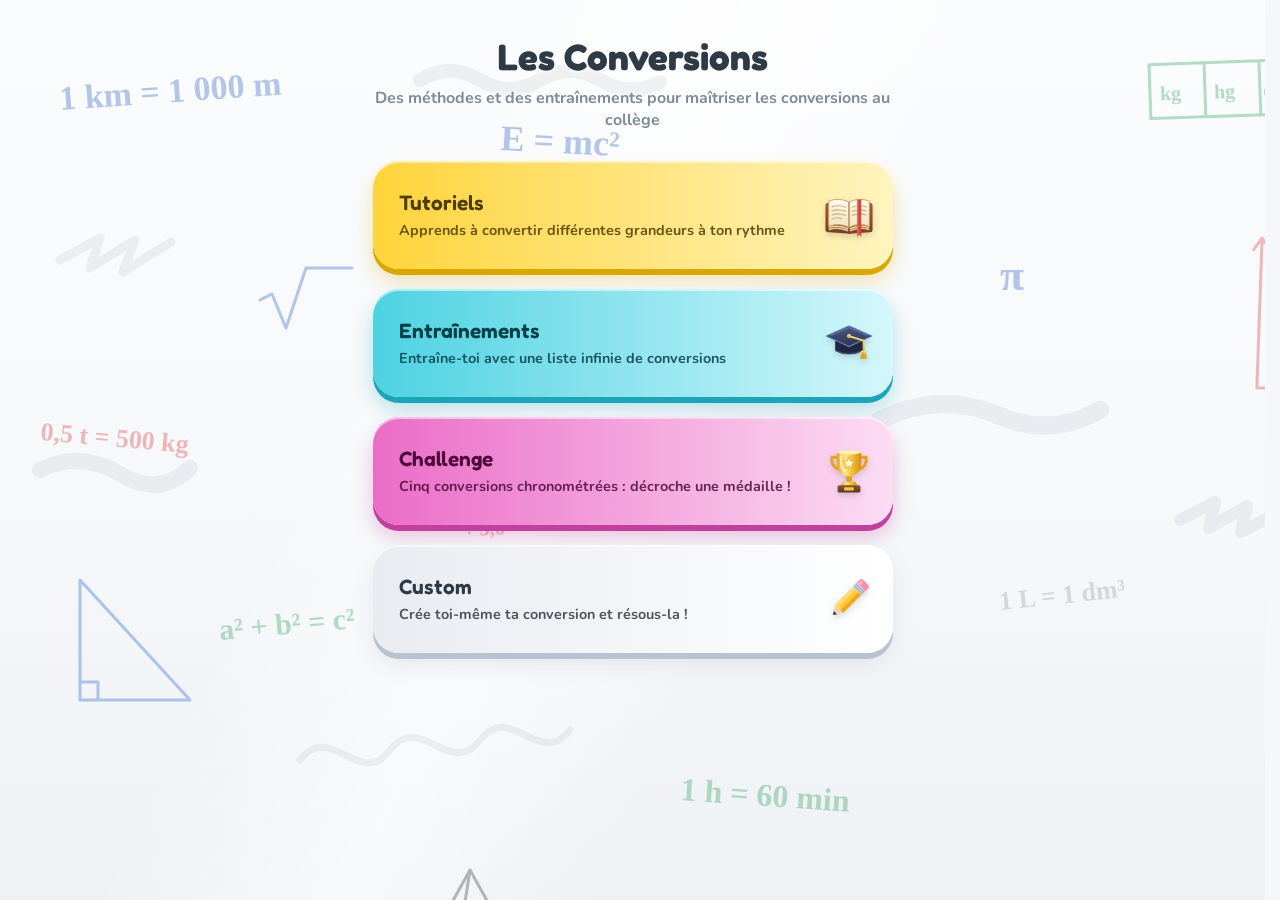
<file: index.html>
<!doctype html>
<html lang="fr">
<head>
<meta charset="UTF-8" />
<meta name="viewport" content="width=device-width, initial-scale=1.0" />
<title>Les Conversions</title>
<link rel="preconnect" href="https://fonts.googleapis.com" />
<link rel="preconnect" href="https://fonts.gstatic.com" crossorigin />
<link href="https://fonts.googleapis.com/css2?family=Fredoka:wght@500;600;700&family=Nunito:wght@600;700;800&family=Space+Mono:wght@400;700&display=swap" rel="stylesheet" />
<link rel="stylesheet" href="style.css" />
</head>
<body>

  <div class="bg-science" aria-hidden="true"></div>

  <main id="app">

    <section id="screen-home" class="screen active">
      <div class="home-inner">
        <h1>Les Conversions</h1>
        <p class="subtitle">Des méthodes et des entraînements pour maîtriser les conversions au collège</p>

        <div class="menu-list">
          <button class="diff-card diff-card--icon btn-tutoriels" data-nav="tutoMenu" type="button">
            <span class="diff-name">Tutoriels</span>
            <span class="diff-desc">Apprends à convertir différentes grandeurs à ton rythme</span>
            <svg class="diff-ico" viewBox="0 0 64 64" aria-hidden="true">
              <defs>
                <linearGradient id="ico-page" x1="0" y1="0" x2="0" y2="1"><stop offset="0" stop-color="#FFFBEF"/><stop offset="1" stop-color="#F3E3BE"/></linearGradient>
                <linearGradient id="ico-cover" x1="0" y1="0" x2="0" y2="1"><stop offset="0" stop-color="#A65A32"/><stop offset="1" stop-color="#7A3E1F"/></linearGradient>
              </defs>
              <!-- couverture en cuir -->
              <path d="M3 21q0-4 4-4l22 2q3 .6 6 0l22-2q4 0 4 4v29q0 3-3 3.3l-22 1.4q-3 1.2-6 0l-22-1.4Q3 53 3 50z" fill="url(#ico-cover)"/>
              <!-- tranches des pages -->
              <path d="M7 50q12-4 24 1.5M57 50q-12-4-24 1.5" fill="none" stroke="#E2CC9C" stroke-width="2"/>
              <path d="M7 47.5q12-4 24 1.5M57 47.5q-12-4-24 1.5" fill="none" stroke="#EAD8AE" stroke-width="2"/>
              <!-- pages ouvertes -->
              <path d="M7 15q12-5 25 1v31q-13-6-25-1z" fill="url(#ico-page)" stroke="#C9A86A" stroke-width="1.2" stroke-linejoin="round"/>
              <path d="M57 15q-12-5-25 1v31q13-6 25-1z" fill="url(#ico-page)" stroke="#C9A86A" stroke-width="1.2" stroke-linejoin="round"/>
              <!-- lignes d'écriture -->
              <path d="M11 22q8-3 17 .5M11 27q8-3 17 .5M11 32q8-3 17 .5M11 37q8-3 12-.5M36 22.5q8-3.5 17-.5M36 27.5q8-3.5 17-.5M36 32.5q8-3.5 17-.5" fill="none" stroke="#C7AE7E" stroke-width="1.4" stroke-linecap="round"/>
              <!-- pli central -->
              <path d="M32 16v31" stroke="#B89558" stroke-width="1.4"/>
              <!-- marque-page en ruban -->
              <path d="M42 13h5v46l-2.5-3-2.5 3z" fill="#D6453A"/>
              <path d="M42 13h1.6v43.2l-1.6 2z" fill="#F06A5E"/>
            </svg>
          </button>
          <button class="diff-card diff-card--icon btn-entrainements" data-nav="trainMenu" type="button">
            <span class="diff-name">Entraînements</span>
            <span class="diff-desc">Entraîne-toi avec une liste infinie de conversions</span>
            <svg class="diff-ico" viewBox="0 0 64 64" aria-hidden="true">
              <defs>
                <linearGradient id="ico-board" x1="0" y1="0" x2="0" y2="1"><stop offset="0" stop-color="#4A5A86"/><stop offset="1" stop-color="#2A3557"/></linearGradient>
                <linearGradient id="ico-gold" x1="0" y1="0" x2="0" y2="1"><stop offset="0" stop-color="#FFE38A"/><stop offset="1" stop-color="#E0A81E"/></linearGradient>
              </defs>
              <!-- calotte -->
              <path d="M15 29v12q17 9 34 0V29l-17 8z" fill="#1F2742"/>
              <path d="M15 41q17 9 34 0" fill="none" stroke="#3B4870" stroke-width="1.6"/>
              <!-- plateau -->
              <path d="M32 11l28 12.5L32 36 4 23.5z" fill="url(#ico-board)"/>
              <path d="M32 11l28 12.5L32 36 4 23.5z" fill="none" stroke="#5E70A3" stroke-width="1.2" stroke-linejoin="round"/>
              <path d="M10 22.5L32 13l22 9.5" fill="none" stroke="#7184B8" stroke-width="1.3" stroke-linecap="round" opacity=".7"/>
              <!-- pompon -->
              <path d="M32 23.5l18 5.5v13" fill="none" stroke="url(#ico-gold)" stroke-width="2.2" stroke-linecap="round" stroke-linejoin="round"/>
              <circle cx="32" cy="23.5" r="2.6" fill="url(#ico-gold)"/>
              <path d="M47 41.5h6l1.5 10h-9z" fill="url(#ico-gold)"/>
              <path d="M48 43.5v7.5M50 43.5v8M52 43.5v7.5" stroke="#C8901A" stroke-width="1"/>
            </svg>
          </button>
          <button class="diff-card diff-card--icon btn-challenge" data-nav="challenge" type="button">
            <span class="diff-name">Challenge</span>
            <span class="diff-desc">Cinq conversions chronométrées : décroche une médaille !</span>
            <svg class="diff-ico" viewBox="0 0 64 64" aria-hidden="true">
              <defs>
                <linearGradient id="ico-cup" x1="0" y1="0" x2="1" y2="0"><stop offset="0" stop-color="#E9A514"/><stop offset=".35" stop-color="#FFE48A"/><stop offset=".6" stop-color="#F7C437"/><stop offset="1" stop-color="#D48D0C"/></linearGradient>
                <linearGradient id="ico-wood" x1="0" y1="0" x2="0" y2="1"><stop offset="0" stop-color="#8A5530"/><stop offset="1" stop-color="#5E3519"/></linearGradient>
              </defs>
              <!-- anses -->
              <path d="M19 15h-8q-2 11 9 15M45 15h8q2 11-9 15" fill="none" stroke="#E2A41C" stroke-width="3.6" stroke-linecap="round"/>
              <!-- coupe -->
              <path d="M17 9h30v12q0 16-15 18Q17 37 17 21z" fill="url(#ico-cup)"/>
              <ellipse cx="32" cy="9" rx="15" ry="2.6" fill="#FFF0B8"/>
              <path d="M22 13v8q0 7 4 11" fill="none" stroke="#FFF7D6" stroke-width="2.4" stroke-linecap="round" opacity=".85"/>
              <!-- étoile -->
              <path d="M32 15l2.2 4.6 5 .6-3.7 3.4 1 5-4.5-2.5-4.5 2.5 1-5-3.7-3.4 5-.6z" fill="#FFF6CF" stroke="#D99A17" stroke-width=".8" stroke-linejoin="round"/>
              <!-- pied -->
              <path d="M28 38.5h8l-1 7h-6z" fill="#E0A51E"/>
              <path d="M24 45.5h16l2 4H22z" fill="url(#ico-cup)"/>
              <!-- socle -->
              <rect x="18" y="49.5" width="28" height="9" rx="2" fill="url(#ico-wood)"/>
              <rect x="26" y="52" width="12" height="4" rx="1" fill="#F2C445"/>
            </svg>
          </button>
          <button class="diff-card diff-card--icon btn-custom" data-diff="custom" type="button">
            <span class="diff-name">Custom</span>
            <span class="diff-desc">Crée toi-même ta conversion et résous-la !</span>
            <svg class="diff-ico" viewBox="0 0 64 64" aria-hidden="true">
              <g transform="rotate(-45 32 32)">
                <!-- bois taillé et mine -->
                <path d="M4 32l11-7v14z" fill="#F4D5A6"/>
                <path d="M4 32l4.4-2.8v5.6z" fill="#3A3F4A"/>
                <!-- corps à pans -->
                <rect x="15" y="25" width="31" height="14" fill="#FFC83D"/>
                <rect x="15" y="25" width="31" height="4.6" fill="#FFDB73"/>
                <rect x="15" y="34.4" width="31" height="4.6" fill="#EBA81B"/>
                <!-- virole -->
                <rect x="46" y="24.5" width="7" height="15" fill="#C9D2DC"/>
                <path d="M48 24.5v15M51 24.5v15" stroke="#9AA6B4" stroke-width="1.2"/>
                <!-- gomme -->
                <path d="M53 24.5h4.5q3.5 0 3.5 3.5v8q0 3.5-3.5 3.5H53z" fill="#F58FB0"/>
                <path d="M53 26h4q2.4 0 2.4 2.4v1.6H53z" fill="#FBB7CC"/>
              </g>
            </svg>
          </button>
        </div>
      </div>
    </section>

    <section id="screen-tuto-menu" class="screen">
      <div class="home-inner">
        <button class="btn-text home-back" data-back="home" type="button">&larr; Retour</button>
        <h1>Tutoriels</h1>
        <p class="subtitle">Apprends à convertir différentes grandeurs à ton rythme</p>

        <div id="tuto-menu-list" class="menu-list menu-list--braced">
          <button class="diff-card btn-tuto-classique" data-diff="tuto-classique" type="button">
            <span class="diff-name">Conversions classiques</span>
            <span class="diff-desc">Apprends à convertir les mètres, les grammes, les litres... avec un tableau de conversion</span>
          </button>
          <button class="diff-card btn-tuto-temps" data-diff="tuto-temps" type="button">
            <span class="diff-name">Conversions de temps</span>
            <span class="diff-desc">Apprends à convertir le temps : passer des heures aux secondes, et bien d'autres</span>
          </button>
          <button class="diff-card btn-tuto-vitesse" data-diff="tuto-vitesse" type="button">
            <span class="diff-name">Conversions de vitesse</span>
            <span class="diff-desc">La conversion la plus difficile : passer des m/s aux km/h</span>
          </button>
        </div>
      </div>
    </section>

    <section id="screen-train-menu" class="screen">
      <div class="home-inner">
        <button class="btn-text home-back" data-back="home" type="button">&larr; Retour</button>
        <h1>Entraînements</h1>
        <p class="subtitle">Entraîne-toi avec une liste infinie de conversions</p>

        <div id="train-menu-list" class="menu-list menu-list--braced menu-list--braced-2">
          <button class="diff-card btn-train-n1" data-diff="train-n1" type="button">
            <span class="diff-name">Entraînement simple</span>
            <span class="diff-desc">Masse, distance, volume : unités proches, nombres simples, avec indice</span>
          </button>
          <button class="diff-card btn-train-classique" data-diff="train-classique" type="button">
            <span class="diff-name">Entraînement classique</span>
            <span class="diff-desc">Masse, distance, volume, Ampère, Volt, avec décimales</span>
          </button>
          <button class="diff-card btn-train-tv" data-diff="train-tv" type="button">
            <span class="diff-name">Entraînement temps et vitesse</span>
            <span class="diff-desc">Conversions de temps et de vitesse mélangées</span>
          </button>
        </div>
      </div>
    </section>

    <section id="screen-challenge" class="screen">
      <div class="home-inner">
        <button class="btn-text home-back" data-back="home" type="button">&larr; Retour</button>
        <h1>Challenge</h1>
        <p class="subtitle">Réussis 5 conversions le plus vite possible. Passer une conversion te coûte 5 secondes !</p>

        <div class="menu-list">
          <button class="diff-card metal metal--silver" data-diff="eval4e" type="button">
            <span class="diff-name">Évaluation 4e</span>
            <span class="diff-desc">Cinq conversions classiques chronométrées</span>
            <span class="diff-best" hidden></span>
          </button>
          <button class="diff-card marble" data-diff="eval3e" type="button">
            <span class="diff-name">Évaluation 3e</span>
            <span class="diff-desc">Cinq conversions chronométrées parmi toutes les méthodes possibles</span>
            <span class="diff-best" hidden></span>
          </button>
          <!-- Duel : obsidienne bordée d'or, deux silhouettes séparées par un éclair -->
          <button id="btn-duel" class="diff-card diff-card--icon metal metal--obsidian" type="button">
            <span class="diff-name">Duel de conversions</span>
            <span class="diff-desc">Les mêmes conversions que ton adversaire, grâce à un code</span>
            <svg class="diff-ico duel-ico" viewBox="0 0 120 56" aria-hidden="true"><circle cx="24" cy="15" r="9" fill="currentColor"/><path d="M8 54v-8a16 16 0 0 1 32 0v8z" fill="currentColor"/><path d="M64 4L50 30h10l-6 22 18-30H61l7-18z" fill="#FFD84D" stroke="#B8860B" stroke-width="2" stroke-linejoin="round"/><circle cx="96" cy="15" r="9" fill="currentColor"/><path d="M80 54v-8a16 16 0 0 1 32 0v8z" fill="currentColor"/></svg>
          </button>
        </div>
      </div>
    </section>

    <section id="screen-mixed-ready" class="screen">
      <div class="exercise-topbar">
        <button id="btn-back-mixed-ready" class="btn-text" type="button">&larr; Retour</button>
      </div>
      <div class="exercise-card">
        <p class="exercise-label">La calculatrice peut être nécessaire dans ce mode</p>
        <div class="exercise-actions">
          <button id="btn-mixed-ready" class="btn-primary" type="button">Prêt</button>
        </div>
      </div>
    </section>

    <section id="screen-mixed" class="screen">
      <div class="exercise-topbar">
        <button id="btn-back-mixed" class="btn-text" type="button">&larr; Retour</button>
        <div id="mixed-eval-progress" class="chrono hidden">✓ <span id="mixed-eval-progress-value">0/5</span></div>
        <div id="mixed-chrono" class="chrono hidden">⏱ <span id="mixed-chrono-value">0,0 s</span></div>
        <div id="mixed-score-display" class="chrono hidden">Score : <span id="mixed-score-value">0/0</span></div>
      </div>

      <div class="exercise-card">
        <p class="exercise-label">Convertis :</p>
        <div class="conversion-stack">
          <div class="conv-row conv-row-from">
            <span id="mixed-from-value" class="conv-value">12,4</span>
            <span id="mixed-from-unit" class="conv-unit">km</span>
          </div>
          <span class="conv-arrow-down">&darr;</span>
          <div class="conv-row conv-row-to">
            <input id="mixed-answer-input" class="answer-input" type="text" inputmode="decimal" autocomplete="off" spellcheck="false" aria-label="Ta réponse" />
            <span id="mixed-to-unit" class="conv-unit">dm</span>
          </div>
        </div>

        <div id="mixed-time-diagram" class="time-diagram hidden"></div>

        <div id="mixed-speed-diagram" class="speed-diagram hidden">
          <span class="td-unit-static">m/s</span>
          <div class="speed-arrows">
            <span class="speed-arrow-top">× 3,6 &rarr;</span>
            <span class="speed-arrow-bottom">&larr; ÷ 3,6</span>
          </div>
          <span class="td-unit-static">km/h</span>
        </div>

        <div class="exercise-actions">
          <button id="btn-mixed-validate" class="btn-primary" type="button">Valider</button>
          <button id="btn-mixed-next" class="btn-secondary hidden" type="button">Conversion suivante</button>
        </div>

        <div id="mixed-feedback" class="feedback" role="status" aria-live="polite"></div>
      </div>
    </section>

    <section id="screen-tuto-temps" class="screen">
      <div class="exercise-topbar">
        <button id="btn-back-tuto-temps" class="btn-text" type="button">&larr; Retour</button>
      </div>

      <div class="exercise-card tuto-card">
        <div class="conversion-stack">
          <div class="conv-row conv-row-from">
            <span id="tt-from-value" class="conv-value">12</span>
            <span id="tt-from-unit" class="conv-unit">j</span>
          </div>
          <span class="conv-arrow-down">&darr;</span>
          <div class="conv-row conv-row-to">
            <input id="tt-answer-input" class="answer-input hidden" type="text" inputmode="decimal" autocomplete="off" spellcheck="false" aria-label="Ta réponse finale" />
            <span id="tt-to-unit" class="conv-unit">h</span>
          </div>
        </div>

        <div id="tt-step-text" class="tuto-step"></div>

        <div id="tt-diagram" class="time-diagram"></div>

        <div id="tt-keypad" class="tt-keypad hidden">
          <button class="tt-op-btn" data-op="×" data-factor="365" type="button">× 365</button>
          <button class="tt-op-btn" data-op="×" data-factor="24" type="button">× 24</button>
          <button class="tt-op-btn" data-op="×" data-factor="60" type="button">× 60</button>
          <button class="tt-op-btn" data-op="÷" data-factor="365" type="button">÷ 365</button>
          <button class="tt-op-btn" data-op="÷" data-factor="24" type="button">÷ 24</button>
          <button class="tt-op-btn" data-op="÷" data-factor="60" type="button">÷ 60</button>
        </div>
        <p id="tt-expression" class="tt-expression hidden"></p>
        <p id="tt-final-hint" class="tuto-substep hidden">Tape ici la réponse finale</p>

        <div class="exercise-actions">
          <button id="btn-tt-erase" class="btn-text hidden" type="button">Effacer le dernier calcul</button>
        </div>
        <div class="exercise-actions">
          <button id="btn-tt-prev" class="btn-secondary hidden" type="button">Précédent</button>
          <button id="btn-tt-next" class="btn-primary" type="button" disabled>Suivant</button>
          <button id="btn-tt-validate" class="btn-primary hidden" type="button">Valider</button>
        </div>

        <div id="tt-feedback" class="feedback" role="status" aria-live="polite"></div>

        <div id="tt-success" class="tuto-success hidden">
          <p class="tuto-success-message">Bravo, maintenant tu peux réessayer un tuto expliqué ou bien aller t'entraîner dans les Entraînements !</p>
          <div class="recap-actions">
            <button id="btn-tt-retry" class="btn-primary" type="button">Réessayer</button>
            <button id="btn-tt-home" class="btn-secondary" type="button">Autres tutoriels</button>
          </div>
        </div>
      </div>
    </section>

    <section id="screen-tuto-vitesse" class="screen">
      <div class="exercise-topbar">
        <button id="btn-back-tuto-vitesse" class="btn-text" type="button">&larr; Retour</button>
      </div>

      <div class="exercise-card tuto-card">
        <div class="conversion-stack">
          <div class="conv-row conv-row-from">
            <span id="tv-from-value" class="conv-value">12</span>
            <span id="tv-from-unit" class="conv-unit">m/s</span>
          </div>
          <span class="conv-arrow-down">&darr;</span>
          <div class="conv-row conv-row-to">
            <input id="tv-answer-input" class="answer-input hidden" type="text" inputmode="decimal" autocomplete="off" spellcheck="false" aria-label="Ta réponse finale" />
            <span id="tv-to-unit" class="conv-unit">km/h</span>
          </div>
        </div>

        <div id="tv-step-text" class="tuto-step"></div>

        <div id="tv-choice" class="exercise-actions hidden">
          <button id="btn-tv-mult" class="btn-secondary" type="button">× 3,6</button>
          <button id="btn-tv-div" class="btn-secondary" type="button">÷ 3,6</button>
        </div>
        <p id="tv-expression" class="tt-expression hidden"></p>
        <p id="tv-final-hint" class="tuto-substep hidden">Tape ici la réponse finale</p>

        <div class="exercise-actions">
          <button id="btn-tv-prev" class="btn-secondary hidden" type="button">Précédent</button>
          <button id="btn-tv-next" class="btn-primary hidden" type="button">Suivant</button>
          <button id="btn-tv-validate" class="btn-primary hidden" type="button">Valider</button>
        </div>

        <div id="tv-feedback" class="feedback" role="status" aria-live="polite"></div>

        <div id="tv-success" class="tuto-success hidden">
          <p class="tuto-success-message">Bravo, maintenant tu peux réessayer un tuto expliqué ou bien aller t'entraîner dans les Entraînements !</p>
          <div class="recap-actions">
            <button id="btn-tv-retry" class="btn-primary" type="button">Réessayer</button>
            <button id="btn-tv-home" class="btn-secondary" type="button">Autres tutoriels</button>
          </div>
        </div>
      </div>
    </section>

    <section id="screen-exercise" class="screen">
      <div class="exercise-topbar">
        <button id="btn-back" class="btn-text" type="button">&larr; Retour</button>
        <div id="eval-progress" class="chrono hidden">✓ <span id="eval-progress-value">0/5</span></div>
        <div id="chrono" class="chrono hidden">⏱ <span id="chrono-value">0,0 s</span></div>
        <div id="score-display" class="chrono hidden">Score : <span id="score-value">0/0</span></div>
      </div>

      <div class="exercise-card">
        <p class="exercise-label" id="exercise-label">Convertis :</p>
        <div class="conversion-stack">
          <div class="conv-row conv-row-from">
            <span id="from-value" class="conv-value">12,4</span>
            <span id="from-unit" class="conv-unit">km</span>
          </div>
          <span class="conv-arrow-down">&darr;</span>
          <div class="conv-row conv-row-to">
            <input id="answer-input" class="answer-input" type="text" inputmode="decimal" autocomplete="off" spellcheck="false" aria-label="Ta réponse" />
            <span id="to-unit" class="conv-unit">dm</span>
          </div>
        </div>

        <div class="exercise-actions">
          <button id="btn-hint" class="btn-secondary hidden" type="button">Indice</button>
          <button id="btn-validate" class="btn-primary" type="button">Valider</button>
          <button id="btn-next" class="btn-secondary hidden" type="button">Conversion suivante</button>
        </div>

        <div id="feedback" class="feedback" role="status" aria-live="polite"></div>
      </div>
    </section>

    <section id="screen-custom" class="screen">
      <div class="exercise-topbar">
        <button id="btn-back-custom" class="btn-text" type="button">&larr; Retour</button>
      </div>

      <div class="exercise-card custom-card">
        <p class="exercise-label">Crée ta conversion :</p>

        <div class="custom-line">
          <div class="custom-pair">
            <input id="custom-from-value" class="answer-input custom-value-input" type="text" inputmode="decimal" autocomplete="off" spellcheck="false" placeholder="Valeur" aria-label="Valeur de départ" />
            <select id="custom-from-unit" class="custom-select" aria-label="Unité de départ">
              <option value="" disabled selected>Unité...</option>
            </select>
          </div>

          <span class="conv-arrow custom-arrow">&rarr;</span>

          <div class="custom-pair">
            <input id="custom-to-value" class="answer-input custom-value-input" type="text" inputmode="decimal" autocomplete="off" spellcheck="false" placeholder="Résultat" aria-label="Ta réponse" disabled />
            <select id="custom-to-unit" class="custom-select" aria-label="Unité d'arrivée" disabled>
              <option value="" disabled selected>Unité...</option>
            </select>
          </div>
        </div>

        <div class="exercise-actions">
          <button id="btn-custom-validate" class="btn-primary" type="button" disabled>Valider</button>
          <button id="btn-custom-solve" class="btn-secondary" type="button" disabled>Résoudre</button>
        </div>

        <div id="custom-feedback" class="feedback" role="status" aria-live="polite"></div>
      </div>
    </section>

    <section id="screen-tuto" class="screen">
      <div class="exercise-topbar">
        <button id="btn-back-tuto" class="btn-text" type="button">&larr; Retour</button>
      </div>

      <div class="exercise-card tuto-card">
        <div class="conversion-stack">
          <div class="conv-row conv-row-from">
            <span id="tuto-from-value" class="conv-value">12,4</span>
            <span id="tuto-from-unit" class="conv-unit circle-target">mm</span>
          </div>
          <span class="conv-arrow-down">&darr;</span>
          <div class="conv-row conv-row-to">
            <input id="tuto-answer-input" class="answer-input hidden" type="text" inputmode="decimal" autocomplete="off" spellcheck="false" aria-label="Ta réponse finale" />
            <span id="tuto-to-unit" class="conv-unit circle-target">m</span>
          </div>
        </div>

        <div id="tuto-step-text" class="tuto-step"></div>

        <div class="exercise-actions">
          <button id="btn-tuto-prev" class="btn-secondary hidden" type="button">Précédent</button>
          <button id="btn-tuto-next" class="btn-primary" type="button" disabled>Suivant</button>
          <button id="btn-tuto-validate" class="btn-primary hidden" type="button">Valider</button>
        </div>

        <div id="tuto-feedback" class="feedback" role="status" aria-live="polite"></div>

        <div id="tuto-success" class="tuto-success hidden">
          <p class="tuto-success-message">Bravo, maintenant tu peux réessayer un tuto expliqué ou bien aller t'entraîner dans les Entraînements !</p>
          <div class="recap-actions">
            <button id="btn-tuto-retry" class="btn-primary" type="button">Réessayer</button>
            <button id="btn-tuto-home" class="btn-secondary" type="button">Autres tutoriels</button>
          </div>
        </div>
      </div>
    </section>

    <section id="screen-results" class="screen">
      <div id="results" class="results"></div>
    </section>

    <section id="draft-table-wrap" class="draft-wrap hidden">
      <h3 class="draft-title">Brouillon — tableau de conversion</h3>
      <div id="draft-table" class="draft-table"></div>
    </section>

    <!-- Fenêtre du Duel (comme dans Les Bases de la chimie) : créer ou rejoindre, choix 4e / 3e réservé à celui qui crée,
         puis le code. Un code de 4 caractères donne les mêmes conversions aux deux joueurs (il contient le choix 4e / 3e). -->
    <div id="duel-pop" class="duel-pop" hidden role="dialog" aria-modal="true" aria-labelledby="duel-pop-title">
      <div class="duel-pop__card">
        <h2 id="duel-pop-title" class="duel-pop__title">Mode Duel</h2>
        <svg class="duel-pop__duo" viewBox="0 0 120 56" aria-hidden="true"><circle cx="24" cy="15" r="9" fill="currentColor"/><path d="M8 54v-8a16 16 0 0 1 32 0v8z" fill="currentColor"/><path d="M64 4L50 30h10l-6 22 18-30H61l7-18z" fill="#FFD84D" stroke="#B8860B" stroke-width="2" stroke-linejoin="round"/><circle cx="96" cy="15" r="9" fill="currentColor"/><path d="M80 54v-8a16 16 0 0 1 32 0v8z" fill="currentColor"/></svg>

        <div class="duel-step" data-step="choice">
          <p class="duel-pop__text">Un joueur crée le duel et donne le code à l'autre : vous aurez exactement les mêmes conversions. À la fin, comparez vos temps&nbsp;!</p>
          <div class="duel-pop__choices">
          <button class="diff-card metal duel-choice duel-choice--create" data-duel-step="create" type="button">
            <span class="diff-name">Créer un duel</span>
            <span class="diff-desc">Choisis les conversions et obtiens un code</span>
          </button>
          <button class="diff-card metal duel-choice duel-choice--join" data-duel-step="join" type="button">
            <span class="diff-name">Rejoindre un duel</span>
            <span class="diff-desc">Tape le code de ton adversaire</span>
          </button>
          </div>
          <div class="duel-pop__actions"><button class="btn-secondary" data-duel-close type="button">Annuler</button></div>
        </div>

        <div class="duel-step" data-step="create" hidden>
          <p class="duel-pop__text">Choisis les conversions du duel : ton adversaire aura exactement les mêmes.</p>
          <div class="duel-pop__choices">
          <button class="diff-card metal duel-choice duel-choice--eval4e" data-duel-create="eval4e" type="button">
            <span class="diff-name">Évaluation 4e</span>
            <span class="diff-desc">Cinq conversions classiques chronométrées</span>
          </button>
          <button class="diff-card metal duel-choice duel-choice--eval3e" data-duel-create="eval3e" type="button">
            <span class="diff-name">Évaluation 3e</span>
            <span class="diff-desc">Cinq conversions parmi toutes les méthodes possibles</span>
          </button>
          </div>
          <div class="duel-pop__actions"><button class="btn-secondary" data-duel-step="choice" type="button">&larr; Retour</button></div>
        </div>

        <div class="duel-step" data-step="join" hidden>
          <p class="duel-pop__text">Tape le code à 4 caractères de ton adversaire.</p>
          <input id="duel-code-in" class="duel-code-in" maxlength="4" autocomplete="off" autocapitalize="characters" spellcheck="false" aria-label="Code du duel" />
          <p id="duel-err" class="duel-err" hidden>Ce code n'existe pas : vérifie les 4 caractères avec ton adversaire.</p>
          <div class="duel-pop__actions">
            <button class="btn-secondary" data-duel-step="choice" type="button">&larr; Retour</button>
            <button id="duel-join" class="btn-primary" type="button">Valider</button>
          </div>
        </div>

        <div class="duel-step" data-step="ready" hidden>
          <p id="duel-code" class="duel-code"></p>
          <p id="duel-level" class="duel-level"></p>
          <p id="duel-tip" class="duel-pop__text"></p>
          <div class="duel-pop__actions">
            <button class="btn-secondary" data-duel-close type="button">Annuler</button>
            <button id="duel-launch" class="btn-primary" type="button">Lancer le duel</button>
          </div>
        </div>
      </div>
    </div>
  </main>

  <canvas id="confetti-canvas"></canvas>

  <script src="js/units.js"></script>
  <script src="js/generator.js"></script>
  <script src="js/table.js"></script>
  <script src="js/confetti.js"></script>
  <script src="js/app.js"></script>
</body>
</html>
</file>
<file: style.css>
/* ===== Tokens : palette pastel colorée, un fond par mode ===== */
:root {
  --bg-card: #FFFFFF;
  --bg-card-soft: #F6F8FC;

  --success: #4FBE7A;
  --error: #E9756B;
  --error-bg: #FDECEA;
  --warning: #E8A93B;

  --ink: #2E3A46;
  --ink-soft: #7C8A9A;
  --ink-faint: #A8B4C0;

  /* Couleurs dédiées au texte des instructions du Tuto (bon contraste sur blanc) */
  --tuto-text-green: #2E9E5B;
  --tuto-text-red: #D9463B;

  --theme-accent: #5B6B82;
  --bg-tint: linear-gradient(180deg, #FBFCFD 0%, #F6F8FA 55%, #EEF1F4 100%);

  --radius-lg: 26px;
  --radius-md: 16px;
  --radius-sm: 10px;

  --font-display: 'Fredoka', sans-serif;
  --font-body: 'Nunito', sans-serif;
  --font-mono: 'Space Mono', monospace;

  --shadow-card: 0 10px 26px rgba(46, 58, 70, 0.1);
  --shadow-card-hover: 0 14px 30px rgba(46, 58, 70, 0.14);
}

* { box-sizing: border-box; -webkit-tap-highlight-color: transparent; }

/* Place de la barre de défilement toujours réservée : rien ne se décale d'une page à l'autre */
html { scrollbar-gutter: stable; }

html, body {
  margin: 0;
  padding: 0;
  min-height: 100%;
  color: var(--ink);
  font-family: var(--font-body);
  font-weight: 600; /* base légèrement plus grasse */
}

body {
  position: relative;
  overflow-x: hidden;
  display: flex;
  flex-direction: column;
  min-height: 100vh;
  min-height: 100dvh;
  background: #F5F7FB;
}

/* ===== Fond "tableau Velleda", teinté selon la page active =====
   Couches : écritures au feutre (SVG transparent) > reflet du tableau > teinte de la page.
   Le fond est fixe et le motif est accroché en haut à gauche : seule la teinte change
   d'une page à l'autre, le dessin ne bouge jamais (défilement, zoom, barre de défilement). */
.bg-science {
  position: fixed;
  inset: 0;
  z-index: 0;
  pointer-events: none;
  background:
    url('img/velleda.svg') 0 0 / 1600px 1000px repeat,
    linear-gradient(115deg, rgba(255,255,255,0) 30%, rgba(255,255,255,0.55) 45%, rgba(255,255,255,0) 60%),
    var(--bg-tint);
}
/* Sur téléphone : motif plus petit pour voir plus d'écritures */
@media (max-width: 600px) {
  .bg-science { background-size: 1040px 650px, auto, auto; }
}
/* Halo blanc : les textes posés sur le tableau restent lisibles par-dessus les écritures */
h1, .subtitle, .btn-text, .draft-title {
  text-shadow: 0 0 4px rgba(255, 255, 255, 0.95), 0 0 10px rgba(255, 255, 255, 0.85);
}

/* ===== Couleurs des boutons ; un mode de jeu partage sa couleur avec la page où il mène =====
   --c-* : couleurs du bouton ; --bg-tint : teinte du tableau ; --theme-accent : accents de la page.
   Les menus (accueil, Tutoriels, Entraînements, Challenge) gardent un tableau blanc. */
.btn-tutoriels { --c-light: #FFF4BF; --c-mid: #FFD43B; --c-dark: #D9A800; --c-text: #4F3D00; }
body[data-theme="tuto-classique"], .btn-tuto-classique {
  --c-light: #FFFBE3; --c-mid: #FFEB8F; --c-dark: #E3C95A; --c-text: #5A4A00;
  --bg-tint: linear-gradient(180deg, #FFFEF5 0%, #FFFADF 55%, #FFF4C2 100%);
  --theme-accent: #C9A21C;
}
body[data-theme="tuto-temps"], .btn-tuto-temps {
  --c-light: #FFF0E0; --c-mid: #FFC48F; --c-dark: #E89A58; --c-text: #6B3500;
  --bg-tint: linear-gradient(180deg, #FFF8F1 0%, #FFEDDC 55%, #FFE0C4 100%);
  --theme-accent: #E07F35;
}
body[data-theme="tuto-vitesse"], .btn-tuto-vitesse {
  --c-light: #FFE6E3; --c-mid: #F7A79F; --c-dark: #D9736A; --c-text: #6B1610;
  --bg-tint: linear-gradient(180deg, #FFF5F4 0%, #FDE6E3 55%, #FAD3CE 100%);
  --theme-accent: #D45449;
}
.btn-entrainements { --c-light: #D4F7FB; --c-mid: #4DD2E2; --c-dark: #1BA5B6; --c-text: #053F47; }
body[data-theme="train-n1"], .btn-train-n1 {
  --c-light: #E3F3FD; --c-mid: #A3D5F5; --c-dark: #64AEDD; --c-text: #0D4466;
  --bg-tint: linear-gradient(180deg, #F3FAFE 0%, #E1F1FC 55%, #CDE6F8 100%);
  --theme-accent: #3E97D1;
}
body[data-theme="train-classique"], .btn-train-classique {
  --c-light: #DCE3F7; --c-mid: #8299D8; --c-dark: #5770B6; --c-text: #132A5E;
  --bg-tint: linear-gradient(180deg, #F0F3FB 0%, #DFE6F6 55%, #CBD5EF 100%);
  --theme-accent: #4A63AE;
}
body[data-theme="train-tv"], .btn-train-tv {
  --c-light: #E8E3FA; --c-mid: #A999E8; --c-dark: #7F6BC9; --c-text: #2A1A66;
  --bg-tint: linear-gradient(180deg, #F5F2FD 0%, #E8E2FA 55%, #D9CFF5 100%);
  --theme-accent: #7461C2;
}
.btn-challenge { --c-light: #FCDDF3; --c-mid: #EA6CC7; --c-dark: #C23F9E; --c-text: #4F0A3C; }
body[data-theme="eval4e"] {
  --bg-tint: linear-gradient(180deg, #F6F4FA 0%, #E9E5F2 55%, #DAD4E9 100%);
  --theme-accent: #7A66AE;
}
body[data-theme="eval3e"] {
  --bg-tint: linear-gradient(180deg, #F2FBFA 0%, #DFF4F1 55%, #C9ECE7 100%);
  --theme-accent: #1C9C90;
}
.btn-custom { --c-light: #FFFFFF; --c-mid: #E8ECF1; --c-dark: #B9C3CF; --c-text: #2E3A46; }

/* ===== Layout général (mobile d'abord) ===== */
#app {
  position: relative;
  z-index: 1;
  flex: 1;
  display: flex;
  flex-direction: column;
  align-items: center;
  width: 100%;
  padding: 18px 16px 20px;   /* même hauteur que les autres applis (bouton de retour et titres alignés) */
}

.screen { display: none; width: 100%; max-width: 520px; }
.screen.active { display: block; }

/* ===== Accueil ===== */
.home-inner {
  text-align: center;
  padding-top: 0;
  display: flex;
  flex-direction: column;
  align-items: stretch;
}
/* Titres des menus à la même hauteur que dans les autres applis */
.home-inner > h1 { margin-top: 16px; }

h1 {
  font-family: var(--font-display);
  font-weight: 700;
  font-size: clamp(1.7rem, 7vw, 2.3rem);
  margin: 0 0 8px;
  color: var(--ink);
}

.subtitle { color: var(--ink-soft); font-size: 1rem; margin: 0 0 30px; font-weight: 700; }

.menu-list { display: flex; flex-direction: column; gap: 20px; }

/* Accolades 4e / 3e à gauche des boutons (dessinées en SVG par app.js) */
.menu-list--braced { position: relative; padding-left: 62px; }
.menu-list--braced-2 { padding-left: 80px; }
.braces { position: absolute; left: 0; top: 0; overflow: visible; pointer-events: none; }
.brace--4e { color: #1F262E; }
.brace--3e { color: #7D8896; }
.brace-line { fill: none; stroke: currentColor; stroke-width: 3.5; stroke-linecap: round; stroke-linejoin: round; }
.brace-label { fill: currentColor; font-family: var(--font-display); font-weight: 700; font-size: 1.15rem; text-anchor: end; dominant-baseline: central; }

.diff-card {
  position: relative;
  overflow: hidden;
  font-family: var(--font-body);
  cursor: pointer;
  border: none;
  border-radius: var(--radius-lg);
  padding: 20px 22px;
  width: 100%;
  min-height: 88px;
  display: flex;
  flex-direction: column;
  align-items: flex-start;
  justify-content: center;
  gap: 6px;
  text-align: left;
  background: linear-gradient(90deg, var(--c-mid) 0%, var(--c-light) 100%);
  color: var(--c-text);
  box-shadow: 0 6px 0 var(--c-dark), 0 12px 20px color-mix(in srgb, var(--c-dark) 30%, transparent), inset 0 2px 0 rgba(255,255,255,0.55);
  transition: transform 0.12s ease, box-shadow 0.12s ease;
}
.diff-card:focus-visible { outline: 3px solid var(--ink); outline-offset: 2px; }
.diff-card:active {
  transform: translateY(4px);
  box-shadow: 0 2px 0 var(--c-dark), 0 6px 10px color-mix(in srgb, var(--c-dark) 26%, transparent), inset 0 2px 0 rgba(255,255,255,0.5);
}
/* Lueur douce au survol (boutons pastel) */
.diff-card::after {
  content: '';
  position: absolute;
  inset: 0;
  pointer-events: none;
  background: radial-gradient(120% 160% at 15% 0%, rgba(255,255,255,0.4), rgba(255,255,255,0) 60%);
  opacity: 0;
  transition: opacity 0.35s ease;
}
.diff-card:hover::after { opacity: 1; }
.diff-card > * { position: relative; z-index: 1; }

.diff-name { font-family: var(--font-display); font-size: 1.2rem; font-weight: 600; }
.diff-desc { font-size: 0.85rem; opacity: 0.85; line-height: 1.3; font-weight: 700; }
.diff-card--icon { padding-right: 78px; }
.diff-card > .diff-ico { position: absolute; right: 18px; top: 50%; transform: translateY(-50%); width: 52px; height: 52px; filter: drop-shadow(0 3px 3px rgba(46,58,70,0.18)); }

/* Pastille "Meilleur temps" des évaluations (mémorisé dans le navigateur) */
.diff-best { font-size: 0.78rem; font-weight: 800; padding: 3px 11px; border-radius: 999px; background: rgba(255,255,255,0.55); }
.diff-best[hidden] { display: none; }

/* Boutons métal du Challenge (texte blanc) */
.metal { color: #FFFFFF; text-shadow: 0 1px 2px rgba(0,0,0,0.4); }
.metal .diff-desc { opacity: 0.92; }
/* Reflet métallique net, qui glisse au survol */
.metal::after {
  background: linear-gradient(112deg, transparent 30%, rgba(255,255,255,0.55) 42%, rgba(255,255,255,0.12) 50%, transparent 58%);
  opacity: 1;
  transform: translateX(-30%);
  transition: transform 0.7s ease;
}
.metal:hover::after { transform: translateX(30%); }
/* Évaluation 4e : argent poli, bordé du mauve d'origine ; Évaluation 3e : marbre (plus bas) ; Duel : obsidienne */
.metal--silver {
  --c-dark: #6C5B9C;
  color: #2E2650; text-shadow: 0 1px 0 rgba(255,255,255,0.75);
  background: linear-gradient(160deg, #FFFFFF 0%, #C7CDD6 36%, #EEF1F5 54%, #9AA3B0 100%);
  box-shadow: 0 6px 0 var(--c-dark), 0 12px 22px rgba(46,38,80,0.22), inset 0 0 0 3px #8F7EC2, inset 0 2px 0 rgba(255,255,255,0.9);
}
.metal--silver:active { box-shadow: 0 2px 0 var(--c-dark), 0 6px 10px rgba(46,38,80,0.2), inset 0 0 0 3px #8F7EC2; }
.metal--silver .diff-best { background: rgba(255,255,255,0.65); color: #3B2F66; }
/* Évaluation 3e : marbre blanc veiné, cerclé de turquoise */
.marble {
  --c-dark: #1C9C90; color: #1F3B3A;
  background: #F6F4F0 url("img/marbre.svg") center / cover no-repeat;
  box-shadow: 0 6px 0 var(--c-dark), 0 12px 22px rgba(20,90,84,0.22), inset 0 0 0 3px #2EC4B6, inset 0 2px 0 rgba(255,255,255,0.9);
}
.marble:active { box-shadow: 0 2px 0 var(--c-dark), 0 6px 10px rgba(20,90,84,0.2), inset 0 0 0 3px #2EC4B6; }
.marble .diff-name, .marble .diff-desc { text-shadow: 0 0 6px #fff, 0 0 2px #fff; }
.marble .diff-best { background: rgba(255,255,255,0.75); color: #155E57; }
.diff-card > .duel-ico { width: 64px; height: auto; color: #FFE39A; filter: drop-shadow(0 2px 2px rgba(0,0,0,0.5)); }
.diff-card--icon.metal--obsidian { padding-right: 92px; }

/* Petite médaille du record, à côté du temps (à la place des emojis) */
.diff-best { display: inline-flex; align-items: center; gap: 6px; align-self: flex-start; }
.diff-best .medal { width: 18px; height: 23px; margin: -2px 0; animation: none; flex: none; }
.diff-best .medal__disc { box-shadow: 0 0 0 1px var(--m3), 0 0 0 2px var(--m4); }
.diff-best .medal__ring { box-shadow: inset 0 1px 2px rgba(0,0,0,0.3); }
.diff-best .medal__star { font-size: 0.55rem; text-shadow: none; }
.diff-best .medal__spark, .diff-best .medal__shine { display: none; }
.res-best .medal { display: inline-block; vertical-align: middle; width: 20px; height: 26px; margin: -4px 4px 0; animation: none; }
.res-best .medal__disc { box-shadow: 0 0 0 1px var(--m3), 0 0 0 2px var(--m4); }
.res-best .medal__star { font-size: 0.6rem; text-shadow: none; }
.res-best .medal__spark, .res-best .medal__shine { display: none; }

/* Écran de fin du duel */
body[data-theme="duel"] {
  --bg-tint: linear-gradient(180deg, #FAF7EF 0%, #F1EAD8 55%, #E5DABD 100%);
  --theme-accent: #B08A24;
}
/* Fenêtre du Duel (comme la fenêtre du Duel de la Chimie) */
.duel-pop {
  position: fixed; inset: 0; z-index: 40; display: flex; align-items: center; justify-content: center; overflow-y: auto;
  padding: calc(16px + env(safe-area-inset-top, 0px)) 16px calc(16px + env(safe-area-inset-bottom, 0px));
  background: rgba(30, 36, 48, 0.55);
}
.duel-pop[hidden], .duel-step[hidden] { display: none; }
.duel-pop__card {
  width: min(100%, 440px); max-height: 100%; overflow-y: auto; padding: 20px 18px 18px; border-radius: 26px;
  background: #FFFFFF; box-shadow: 0 20px 50px rgba(0,0,0,0.35); text-align: center; animation: pop 0.35s cubic-bezier(.34,1.56,.64,1);
}
.duel-pop__title { margin: 0; font-family: var(--font-display); font-weight: 600; font-size: 1.45rem; }
.duel-pop__duo { display: block; width: 130px; height: auto; margin: 6px auto 4px; color: #2B3440; }
.duel-pop__text { margin: 6px 0 12px; font-weight: 700; line-height: 1.45; text-align: left; }
.duel-pop__choices { display: flex; flex-direction: column; gap: 14px; margin: 4px 0 6px; }
.duel-pop__actions { display: flex; flex-wrap: wrap; justify-content: center; gap: 12px; margin-top: 14px; }
/* Boutons du duel : lisses et brillants (reflet des boutons métal), sombres, avec un liseré de couleur */
.duel-choice {
  --liser: #FFD84D; --c-dark: #0E1118; text-align: left;
  background: linear-gradient(160deg, #46505F 0%, #1D222C 40%, #343C49 58%, #10131A 100%);
  box-shadow: 0 6px 0 var(--c-dark), 0 12px 22px rgba(0,0,0,0.3), inset 0 0 0 2.5px var(--liser), inset 0 2px 0 rgba(255,255,255,0.28);
}
.duel-choice:active { box-shadow: 0 2px 0 var(--c-dark), 0 6px 10px rgba(0,0,0,0.28), inset 0 0 0 2.5px var(--liser); }
.duel-choice .diff-name { color: var(--liser); }
.duel-choice--create { --liser: #FFD84D; }
.duel-choice--join { --liser: #FF9C42; }
.duel-choice--eval4e { --liser: #B9A9F0; }
.duel-choice--eval3e { --liser: #2EC4B6; }
.duel-code-in {
  display: block; margin: 0 auto; width: 9.5ch; padding: 8px 10px; border: 2.5px solid #B9C4CE; border-radius: 14px; background: #fff; color: inherit;
  font-family: var(--font-display); font-size: 1.6rem; font-weight: 700; letter-spacing: .25em; text-align: center; text-transform: uppercase;
}
.duel-code-in:focus { outline: none; border-color: #DEB448; box-shadow: 0 0 0 4px rgba(222,180,72,0.35); }
.duel-err { margin: 8px 0 0; font-weight: 800; color: #C0392B; }
.duel-err[hidden] { display: none; }
.duel-code {
  display: inline-block; margin: 8px 0 2px; padding: 6px 18px; border-radius: 16px; font-family: var(--font-display); font-size: 2.6rem; font-weight: 700;
  letter-spacing: .25em; text-indent: .25em; color: #FFE39A; background: linear-gradient(160deg, #4C463E, #1E1C1A 60%, #3D372E); box-shadow: 0 4px 0 #8C6A1C, inset 0 0 0 2px rgba(222,180,72,0.8);
}
.duel-level { margin: 2px 0 6px; font-weight: 800; color: #8C6A1C; }
.duel-ico--big { display: block; width: 170px; height: auto; margin: 0 auto 4px; color: #2B4746; }
.metal--obsidian {
  --c-dark: #8C6A1C;
  background: linear-gradient(160deg, #4C463E 0%, #1E1C1A 38%, #3D372E 55%, #121110 100%);
  box-shadow: 0 6px 0 var(--c-dark), 0 12px 22px rgba(0,0,0,0.32), inset 0 0 0 2px rgba(222,180,72,0.8), inset 0 2px 0 rgba(255,236,170,0.35);
}
.metal--obsidian:active { box-shadow: 0 2px 0 var(--c-dark), 0 6px 10px rgba(0,0,0,0.28), inset 0 0 0 2px rgba(222,180,72,0.8); }
.metal--obsidian .diff-name { color: #FFE39A; }
.metal--obsidian .diff-best { background: rgba(222,180,72,0.25); color: #FFE7A3; }

.home-back { margin-bottom: 14px; align-self: flex-start; text-align: left; }



/* ===== Exercice (facile / moyen / évaluation) ===== */
.exercise-topbar {
  display: flex;
  justify-content: space-between;
  align-items: center;
  margin-bottom: 18px;
}

.btn-text {
  background: none;
  border: none;
  color: var(--ink-soft);
  font-family: var(--font-body);
  font-weight: 800;
  font-size: 0.95rem;
  cursor: pointer;
  padding: 8px 4px;
}
.btn-text:hover { color: var(--ink); }

.chrono {
  font-family: var(--font-mono);
  background: var(--bg-card);
  padding: 7px 14px;
  border-radius: 999px;
  font-size: 0.9rem;
  color: var(--theme-accent);
  font-weight: 700;
  box-shadow: var(--shadow-card);
}

.exercise-card {
  background: var(--bg-card);
  border-radius: var(--radius-lg);
  border-top: 6px solid var(--theme-accent);
  padding: 34px 20px;
  text-align: center;
  box-shadow: var(--shadow-card);
}

.exercise-label { color: var(--ink-soft); margin: 0 0 18px; font-size: 0.9rem; font-weight: 700; }

/* Pile verticale : valeur de départ en haut, flèche vers le bas, réponse en bas */
.conversion-stack {
  display: flex;
  flex-direction: column;
  align-items: center;
  gap: 10px;
  font-family: var(--font-mono);
  transition: transform 0.1s ease;
}

.conv-row {
  display: flex;
  align-items: baseline;
  justify-content: center;
  gap: 10px;
  flex-wrap: wrap;
  width: 100%;
}
.conv-row-to { flex-wrap: nowrap; }

.conv-value { font-size: clamp(1.5rem, 8vw, 2.1rem); font-weight: 700; color: var(--ink); }
.conv-unit { font-size: clamp(1.2rem, 6vw, 1.6rem); color: var(--theme-accent); font-weight: 700; flex-shrink: 0; white-space: nowrap; }
.conv-arrow-down { font-size: 1.6rem; color: var(--ink-faint); line-height: 1; }

.answer-input {
  font-family: var(--font-mono);
  font-size: clamp(1.35rem, 7vw, 1.8rem);
  flex: 0 1 16ch;
  min-width: 8ch;
  max-width: 90vw;
  text-align: center;
  background: var(--bg-card-soft);
  color: var(--ink);
  border: 2px solid transparent;
  border-radius: var(--radius-md);
  padding: 8px 6px;
  outline: none;
  transition: border-color 0.15s ease;
}
.answer-input:focus { border-color: var(--theme-accent); }
.answer-input.wrong { border-color: var(--error); background: var(--error-bg); }
.answer-input.revealed { color: var(--ink-soft); background: var(--bg-card-soft); }
.answer-input:disabled { opacity: 0.85; }

.exercise-actions {
  margin-top: 28px;
  display: flex;
  justify-content: center;
  gap: 12px;
  flex-wrap: wrap;
}

.btn-primary, .btn-secondary {
  font-family: var(--font-body);
  font-weight: 800;
  font-size: 0.98rem;
  border: none;
  border-radius: 999px;
  padding: 13px 26px;
  cursor: pointer;
  transition: transform 0.12s ease, filter 0.15s ease;
  min-height: 46px;
}
.btn-primary {
  background: linear-gradient(160deg, color-mix(in srgb, var(--theme-accent) 55%, white), var(--theme-accent));
  color: #24303B;
  box-shadow: 0 4px 0 rgba(0,0,0,0.12);
}
.btn-secondary { background: var(--bg-card-soft); color: var(--theme-accent); border: 2px solid var(--theme-accent); }
.btn-primary:hover, .btn-secondary:hover { filter: brightness(1.05); }
.btn-primary:active, .btn-secondary:active { transform: scale(0.97); }
.btn-primary:disabled, .btn-secondary:disabled { opacity: 0.45; cursor: default; transform: none; }

.feedback { margin-top: 20px; min-height: 26px; font-weight: 700; font-size: 0.98rem; }
.feedback.success { color: var(--success); }
.feedback.error { color: var(--error); }
.feedback.info { color: var(--ink-soft); }

/* ===== Mode Custom ===== */
.custom-card { text-align: center; }

.custom-line {
  display: flex;
  flex-direction: column;
  align-items: center;
  gap: 14px;
}

.custom-pair {
  display: flex;
  gap: 8px;
  width: 100%;
  justify-content: center;
  flex-wrap: wrap;
}

.custom-value-input { flex: 0 1 auto; width: 100%; max-width: 270px; }
.custom-value-input::placeholder {
  font-family: var(--font-body);
  font-weight: 700;
  font-size: 0.8rem;
  opacity: 0.55;
}

.custom-select {
  font-family: var(--font-body);
  font-weight: 700;
  font-size: 1rem;
  color: var(--ink);
  background: var(--bg-card-soft);
  border: 2px solid transparent;
  border-radius: var(--radius-md);
  padding: 10px 10px;
  min-height: 46px;
  max-width: 140px;
  flex: 1 1 120px;
}
.custom-select:focus { border-color: var(--theme-accent); outline: none; }
.custom-select:disabled { opacity: 0.55; }

.custom-arrow { transform: rotate(90deg); color: var(--ink-faint); }

/* ===== Mode Tuto ===== */
.tuto-card { text-align: center; }

.tuto-step {
  margin: 18px 0 6px;
  font-weight: 700;
  font-size: 0.98rem;
  line-height: 1.5;
  color: var(--ink);
}
.text-tuto-green { color: var(--tuto-text-green); font-weight: 800; }
.text-tuto-red { color: var(--tuto-text-red); font-weight: 800; }
.tuto-substep {
  display: block;
  margin-top: 6px;
  font-size: 0.82rem;
  font-weight: 600;
  color: var(--ink-soft);
}

.circle-target.circle-mark-green {
  border: 2px solid var(--tuto-text-green);
  border-radius: 999px;
  padding: 2px 12px;
}
.circle-target.circle-mark-red {
  border: 2px solid var(--tuto-text-red);
  border-radius: 999px;
  padding: 2px 12px;
}

.tuto-success { margin-top: 8px; }
.tuto-success-message {
  font-weight: 800;
  color: var(--success);
  font-size: 1.02rem;
  line-height: 1.5;
  margin: 8px 0 4px;
}

/* ===== Schéma des conversions de temps ===== */
.time-diagram {
  display: grid;
  grid-template-columns: repeat(9, 1fr);
  grid-template-rows: auto auto auto;
  align-items: center;
  gap: 2px 0;
  margin: 20px 0 8px;
}
.td-arrow-top, .td-arrow-bottom {
  grid-row: 1;
  display: flex;
  flex-direction: column;
  align-items: center;
  font-family: var(--font-mono);
  font-size: 0.72rem;
  font-weight: 700;
  color: var(--ink-soft);
  line-height: 1.3;
}
.td-arrow-bottom { grid-row: 3; }
.td-unit {
  grid-row: 2;
  font-family: var(--font-body);
  font-size: 0.78rem;
  font-weight: 800;
  color: var(--ink);
  background: var(--bg-card-soft);
  border: 2px solid transparent;
  border-radius: 999px;
  padding: 8px 2px;
  cursor: pointer;
  text-align: center;
}
.td-unit:disabled { cursor: default; opacity: 0.9; }
.td-unit.td-selected-green { border-color: var(--tuto-text-green); color: var(--tuto-text-green); }
.td-unit.td-selected-red { border-color: var(--tuto-text-red); color: var(--tuto-text-red); }

/* ===== Clavier d'opérations (Tuto Temps) ===== */
.tt-keypad {
  display: flex;
  flex-wrap: wrap;
  justify-content: center;
  gap: 10px;
  margin: 18px 0 4px;
}
.tt-op-btn {
  font-family: var(--font-mono);
  font-weight: 700;
  font-size: 0.95rem;
  border: 2px solid var(--theme-accent);
  background: var(--bg-card-soft);
  color: var(--theme-accent);
  border-radius: var(--radius-sm);
  padding: 10px 14px;
  cursor: pointer;
  min-height: 44px;
}
.tt-op-btn:hover { filter: brightness(1.05); }
.tt-op-btn:active { transform: scale(0.96); }

.tt-expression {
  font-family: var(--font-mono);
  font-size: 1.05rem;
  font-weight: 700;
  color: var(--ink);
  margin: 14px 0 4px;
  word-break: break-word;
}

/* ===== Mini-schéma vitesse (statique, réutilisé en entraînement/évaluation) ===== */
.speed-diagram {
  display: flex;
  align-items: center;
  justify-content: center;
  gap: 14px;
  margin: 20px 0 8px;
}
.td-unit-static {
  font-family: var(--font-body);
  font-size: 0.85rem;
  font-weight: 800;
  color: var(--ink);
  background: var(--bg-card-soft);
  border-radius: 999px;
  padding: 8px 14px;
}
.speed-arrows {
  display: flex;
  flex-direction: column;
  align-items: center;
  font-family: var(--font-mono);
  font-size: 0.72rem;
  font-weight: 700;
  color: var(--ink-soft);
  gap: 2px;
}

@keyframes shakeFade {
  0% { transform: translateX(0); opacity: 1; }
  20% { transform: translateX(-8px); }
  40% { transform: translateX(8px); }
  60% { transform: translateX(-5px); opacity: 0.25; }
  80% { transform: translateX(5px); opacity: 0.25; }
  100% { transform: translateX(0); opacity: 1; }
}
.shake-clear { animation: shakeFade 0.5s ease; }

/* Rangée de flèches au-dessus de l'en-tête (Tuto) */
.draft-arrow-row { min-height: 18px; }
.draft-arrow-cell {
  display: flex;
  align-items: center;
  justify-content: center;
  font-size: 1rem;
  line-height: 1;
  font-weight: 700;
}
.arrow-green { color: var(--tuto-text-green); }
.arrow-red { color: var(--tuto-text-red); }

/* ===== Chrono : pénalité d'erreur ===== */
.chrono.penalty { animation: penalty 0.7s ease; }
@keyframes penalty { 0%, 30% { background: var(--error-bg); color: var(--error); transform: scale(1.12); } 100% { transform: none; } }

/* ===== Résultats du Challenge : médaille, temps moyen, record ===== */
.results {
  background: var(--bg-card);
  border-radius: var(--radius-lg);
  border-top: 6px solid var(--theme-accent);
  padding: 30px 22px 34px;
  text-align: center;
  box-shadow: var(--shadow-card);
}
.results h1 { margin: 14px 0 4px; text-shadow: none; }
.res-avg { margin: 0; font-family: var(--font-display); font-size: 1.15rem; }
.res-avg b { font-size: 2.8rem; color: var(--theme-accent); }
.res-msg { margin: 8px auto 12px; max-width: 40ch; color: var(--ink-soft); font-weight: 700; line-height: 1.4; }
.res-record { display: inline-block; margin: 0 0 14px; padding: 6px 16px; border-radius: 999px; font-weight: 800; color: #6A4D00; background: linear-gradient(160deg, #FFF8D0, #FFD54A); box-shadow: 0 3px 0 #D49A12; animation: pop 0.5s 0.6s cubic-bezier(.34,1.56,.64,1) both; }
.res-best { margin: 0 0 14px; font-weight: 700; color: var(--ink-soft); }
.res-details { width: 100%; max-width: 340px; margin: 6px auto 0; border-collapse: collapse; font-size: 0.95rem; }
.res-details th { text-align: left; font-weight: 700; padding: 7px 4px; }
.res-details td { text-align: right; font-family: var(--font-mono); font-weight: 700; padding: 7px 4px; }
.res-details tr + tr > * { border-top: 1px dashed rgba(46,58,70,0.18); }
.res-nomedal { font-size: 4.2rem; line-height: 1; margin-top: 8px; filter: grayscale(0.4); }
.results-actions { margin-top: 26px; display: flex; flex-direction: column; gap: 12px; }

/* Banderole (médaille de platine) */
.res-banner { position: relative; display: inline-block; margin: 0 auto 6px; padding: 0 30px; animation: pop 0.6s 0.3s cubic-bezier(.34,1.56,.64,1) both; }
.res-banner span {
  position: relative; z-index: 1; display: block; padding: 10px 26px; font-family: var(--font-display); font-weight: 700; font-size: clamp(1rem, 4.4vw, 1.35rem); color: #fff;
  background: linear-gradient(180deg, #E0584C, #B8342A); text-shadow: 0 2px 0 rgba(0,0,0,0.25); box-shadow: 0 6px 14px rgba(120,20,10,0.3), inset 0 2px 0 rgba(255,255,255,0.35);
}
.res-banner::before, .res-banner::after {
  content: ''; position: absolute; top: 12px; width: 44px; height: 100%; background: #9C2A21;
  clip-path: polygon(0 0, 100% 0, 100% 100%, 0 100%, 30% 50%);
}
.res-banner::before { left: 0; }
.res-banner::after { right: 0; transform: scaleX(-1); }

/* Médailles : métal poli, reflet qui balaie, étincelles */
.medal { position: relative; width: 150px; height: 190px; margin: 6px auto 0; --m1: #FFF8D0; --m2: #FFD54A; --m3: #D49A12; --m4: #8A5F00; --rb1: #2F6FD6; --rb2: #1E4FA8; animation: medal-in 0.9s cubic-bezier(.34,1.56,.64,1) both; }
.medal--bronze  { --m1: #FFE6CC; --m2: #E8A066; --m3: #A9622C; --m4: #643410; --rb1: #2E9E6B; --rb2: #1D7049; }
.medal--argent  { --m1: #FFFFFF; --m2: #DCE3EB; --m3: #9AA6B4; --m4: #56606D; --rb1: #D6453A; --rb2: #A52D24; }
.medal--or      { --m1: #FFFBE0; --m2: #FFD54A; --m3: #D49A12; --m4: #7E5400; --rb1: #2F6FD6; --rb2: #1E4FA8; }
.medal--platine { --m1: #FFFFFF; --m2: #EEF4FA; --m3: #B5C4D6; --m4: #6F8098; --rb1: #6B3FC6; --rb2: #47258F; }
.medal__ribbon {
  position: absolute; left: 50%; top: 0; width: 52%; height: 46%; transform: translateX(-50%);
  background: linear-gradient(90deg, var(--rb2) 0 18%, var(--rb1) 18% 40%, #fff 40% 60%, var(--rb1) 60% 82%, var(--rb2) 82%);
  clip-path: polygon(0 0, 100% 0, 100% 62%, 50% 100%, 0 62%);
  filter: drop-shadow(0 3px 3px rgba(0,0,0,0.25));
}
.medal__disc {
  position: absolute; left: 0; bottom: 0; width: 100%; aspect-ratio: 1; border-radius: 50%; overflow: hidden;
  background:
    radial-gradient(circle at 32% 26%, rgba(255,255,255,0.95) 0, rgba(255,255,255,0) 26%),
    conic-gradient(from 20deg, var(--m1), var(--m2) 12%, var(--m3) 25%, var(--m2) 37%, var(--m1) 50%, var(--m2) 62%, var(--m3) 75%, var(--m2) 87%, var(--m1));
  box-shadow: 0 0 0 4px var(--m3), 0 0 0 7px var(--m1), 0 0 0 9px var(--m4), 0 14px 28px rgba(0,0,0,0.35), 0 0 46px var(--m2);
}
.medal__ring {
  position: absolute; inset: 14%; border-radius: 50%;
  background:
    radial-gradient(circle at 65% 75%, rgba(0,0,0,0.18), transparent 55%),
    conic-gradient(from 200deg, var(--m2), var(--m1) 15%, var(--m3) 35%, var(--m2) 55%, var(--m1) 70%, var(--m3) 88%, var(--m2));
  box-shadow: inset 0 3px 6px rgba(0,0,0,0.35), inset 0 -3px 5px rgba(255,255,255,0.7), 0 0 0 2px var(--m1);
}
.medal__star {
  position: absolute; inset: 0; display: flex; align-items: center; justify-content: center; font-size: 4rem; line-height: 1; color: var(--m2);
  text-shadow: 0 -2px 0 var(--m1), 0 2px 0 var(--m4), 0 0 14px rgba(255,255,255,0.8);
}
.medal__shine {
  position: absolute; inset: -20%; pointer-events: none;
  background: linear-gradient(115deg, transparent 38%, rgba(255,255,255,0.95) 47%, rgba(255,255,255,0.2) 53%, transparent 60%);
  animation: medal-shine 2.6s ease-in-out infinite;
}
.medal--platine .medal__disc::after {
  content: ''; position: absolute; inset: 0; border-radius: 50%; mix-blend-mode: overlay; opacity: 0.55; pointer-events: none;
  background: conic-gradient(from 0deg, #ffd6f2, #d6e8ff, #d6fff0, #fff6d0, #ffd6f2);
  animation: spin 6s linear infinite;
}
.medal__spark {
  position: absolute; width: 22px; height: 22px; background: #fff; pointer-events: none;
  clip-path: polygon(50% 0, 60% 40%, 100% 50%, 60% 60%, 50% 100%, 40% 60%, 0 50%, 40% 40%);
  filter: drop-shadow(0 0 6px #fff); animation: twinkle 1.8s ease-in-out infinite;
}
.medal__spark:nth-of-type(1) { left: 6%; bottom: 52%; }
.medal__spark:nth-of-type(2) { right: 4%; bottom: 22%; width: 16px; height: 16px; animation-delay: 0.6s; }
.medal__spark:nth-of-type(3) { left: 58%; bottom: 6%; width: 12px; height: 12px; animation-delay: 1.2s; }
@keyframes medal-shine { 0% { transform: translateX(-70%); } 55%, 100% { transform: translateX(70%); } }
@keyframes twinkle { 0%, 100% { transform: scale(0.2) rotate(0deg); opacity: 0; } 50% { transform: scale(1) rotate(45deg); opacity: 1; } }
@keyframes medal-in { 0% { transform: scale(0.2) rotate(-25deg); opacity: 0; } 100% { transform: none; opacity: 1; } }
@keyframes pop { 0% { transform: scale(0.6); opacity: 0; } 60% { opacity: 1; } 100% { transform: scale(1); } }
@keyframes spin { to { transform: rotate(360deg); } }
@media (prefers-reduced-motion: reduce) {
  .medal, .medal__shine, .medal__spark, .medal--platine .medal__disc::after, .res-banner, .res-record { animation: none; }
}

/* ===== Tableau brouillon (9 colonnes) ===== */
.draft-wrap { width: 100%; max-width: 520px; margin-top: 26px; }
.draft-title {
  font-family: var(--font-body);
  font-size: 0.82rem;
  font-weight: 800;
  color: var(--ink-soft);
  margin: 0 0 8px;
  text-align: left;
}
.draft-table {
  background: var(--bg-card);
  border-radius: var(--radius-md);
  overflow-x: auto;
  box-shadow: var(--shadow-card);
}
.draft-row { display: grid; grid-template-columns: repeat(9, minmax(34px, 1fr)); min-width: 306px; }
.draft-head-cell {
  text-align: center;
  padding: 8px 2px;
  font-family: var(--font-mono);
  font-size: 0.78rem;
  font-weight: 700;
  color: var(--theme-accent);
  background: var(--bg-card-soft);
  border-right: 1px solid rgba(124, 138, 154, 0.12);
}
.draft-head-cell:last-child { border-right: none; }
.draft-input-cell {
  min-height: 64px;
  border-right: 1px solid rgba(124, 138, 154, 0.1);
  display: flex;
  align-items: center;
  justify-content: center;
}
.draft-input-cell:last-child { border-right: none; }
.draft-input {
  width: 100%;
  height: 100%;
  min-height: 64px;
  background: transparent;
  border: none;
  outline: none;
  text-align: center;
  font-family: var(--font-mono);
  font-size: 1.15rem;
  color: var(--ink);
  caret-color: var(--theme-accent);
}
.draft-input.wrong { background: var(--error-bg); }

/* ===== Utilitaires ===== */
.hidden { display: none !important; }

#confetti-canvas {
  position: fixed;
  inset: 0;
  z-index: 50;
  pointer-events: none;
  display: none;
}

/* ===== Écrans plus larges (tablette / desktop) ===== */
@media (min-width: 640px) {
  .diff-card { padding: 26px 26px; min-height: 108px; }
  .diff-card--icon { padding-right: 84px; }
  .diff-name { font-size: 1.3rem; }
  .diff-desc { font-size: 0.9rem; }

  .exercise-card { padding: 44px 32px; }
  .results-actions { flex-direction: row; justify-content: center; }
  .custom-line { flex-direction: row; justify-content: center; }
  .custom-arrow { transform: none; }
  .draft-row { min-width: 0; }
  .draft-input-cell, .draft-input { min-height: 90px; }
  .draft-input { font-size: 1.5rem; }
}
</file>
